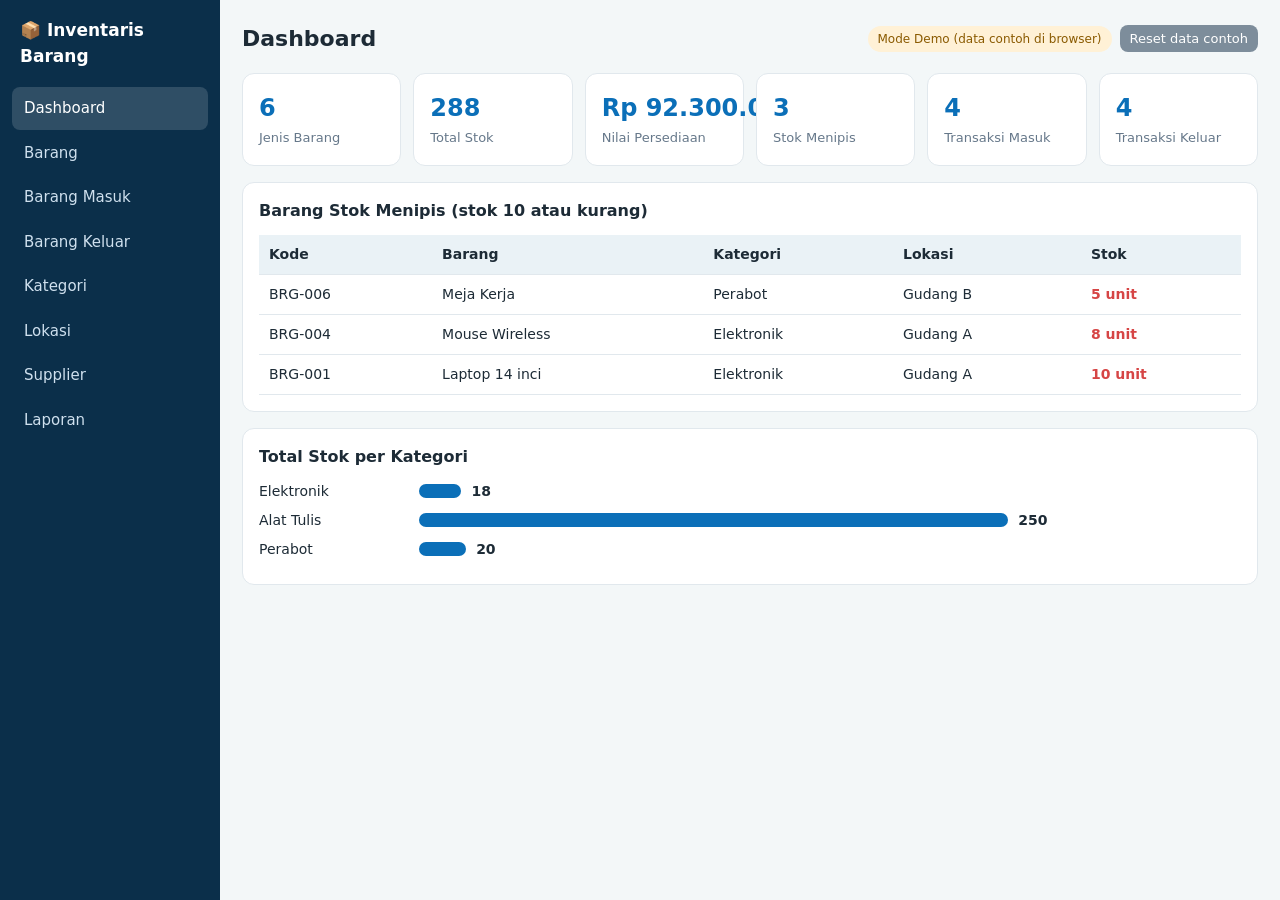
<file: index.html>
<!DOCTYPE html>
<html lang="id">
<head>
<meta charset="UTF-8">
<meta name="viewport" content="width=device-width, initial-scale=1, viewport-fit=cover">
<title>Sistem Informasi Inventaris Barang</title>
<link rel="stylesheet" href="style.css">
</head>
<body>
<div class="app">
  <aside>
    <div class="logo">📦 Inventaris Barang</div>
    <nav id="nav"></nav>
  </aside>
  <main>
    <header>
      <h1 id="ttl"></h1>
      <div class="hdr"><span id="mode" class="badge"></span> <button class="btn sm g" id="reset" hidden>Reset data contoh</button></div>
    </header>
    <section id="view"></section>
  </main>
</div>

<dialog id="dlg">
  <h3 id="dt"></h3>
  <form id="frm">
    <div id="ff"></div>
    <p id="ferr" class="err"></p>
    <div class="act">
      <button type="button" class="btn g" id="cx">Batal</button>
      <button class="btn">Simpan</button>
    </div>
  </form>
</dialog>
<div id="toast"></div>
<script src="app.js"></script>
</body>
</html>
</file>
<file: style.css>
:root{--bg:#f3f7f8;--card:#fff;--text:#1d2b36;--mut:#66788a;--line:#e1e8ed;--pri:#0b6fb8;--side:#0b2f4a;--dan:#d64545;--hd:#eaf2f6}
@media(prefers-color-scheme:dark){:root{--bg:#10181d;--card:#18232a;--text:#e6eef3;--mut:#93a5b3;--line:#2a3943;--side:#0a2236;--hd:#1f2d35}}
*{box-sizing:border-box}
body{margin:0;font:15px/1.5 system-ui,"Segoe UI",Arial,sans-serif;background:var(--bg);color:var(--text)}
.app{display:flex;min-height:100vh}
aside{width:220px;background:var(--side);color:#fff;padding:18px 12px;flex-shrink:0}
.logo{font-weight:700;font-size:17px;margin:0 8px 18px}
nav a{display:block;padding:10px 12px;border-radius:8px;color:#cfe0ee;text-decoration:none;margin-bottom:2px}
nav a.on,nav a:hover{background:rgba(255,255,255,.15);color:#fff}
main{flex:1;min-width:0;padding:22px}
header{display:flex;justify-content:space-between;align-items:center;gap:10px;flex-wrap:wrap;margin-bottom:18px}
h1{margin:0;font-size:22px}
h3{margin:0 0 12px;font-size:16px}
.hdr{display:flex;align-items:center;gap:8px}
.badge{font-size:12px;padding:4px 10px;border-radius:99px}
.live{background:#dff5ea;color:#146c43}.demo{background:#fff1d6;color:#8a5a00}
.stats{display:grid;grid-template-columns:repeat(auto-fit,minmax(150px,1fr));gap:12px;margin-bottom:16px}
.stat,.card{background:var(--card);border:1px solid var(--line);border-radius:12px;padding:16px}
.card{margin-bottom:16px}
.stat b{display:block;font-size:24px;color:var(--pri);white-space:nowrap}
.stat span{color:var(--mut);font-size:13px}
.scroll{overflow-x:auto}
table{width:100%;border-collapse:collapse;font-size:14px}
th,td{padding:9px 10px;border-bottom:1px solid var(--line);text-align:left}
th{background:var(--hd);white-space:nowrap}
td{white-space:nowrap}
.bar{display:flex;align-items:center;gap:10px;margin:8px 0;font-size:14px}
.bar span{width:150px;flex-shrink:0}
.bar i{display:block;height:14px;border-radius:7px;background:var(--pri)}
.tools{display:flex;gap:10px;margin-bottom:12px;flex-wrap:wrap}
.tools input{max-width:300px}
.btn{background:var(--pri);color:#fff;border:0;border-radius:8px;padding:9px 16px;cursor:pointer;font:inherit}
.btn.sm{padding:4px 10px;font-size:13px}.btn.g{background:#7d8d9b}.btn.d{background:var(--dan)}
input,select,textarea{width:100%;padding:9px 10px;border:1px solid var(--line);border-radius:8px;font:inherit;background:var(--card);color:var(--text)}
label{display:block;margin-bottom:12px;font-size:13px;color:var(--mut)}
label small{display:block;margin-top:3px}
dialog{border:0;border-radius:14px;padding:22px;width:min(480px,92vw);background:var(--card);color:var(--text)}
dialog::backdrop{background:rgba(0,0,0,.45)}
.act{display:flex;gap:8px;justify-content:flex-end}
.err{color:var(--dan);margin:0 0 10px;font-size:14px;min-height:0}
#toast{position:fixed;bottom:20px;right:20px;background:#1d2b36;color:#fff;padding:10px 16px;border-radius:8px;opacity:0;transition:.3s;pointer-events:none;max-width:90vw}
#toast.on{opacity:1}
.mut{color:var(--mut)}.low{color:var(--dan);font-weight:600}
@media(max-width:800px){.app{flex-direction:column}aside{width:100%;padding:10px}.logo{margin-bottom:8px}
  nav{display:flex;overflow-x:auto;gap:4px}nav a{white-space:nowrap}main{padding:14px}}
</file>
